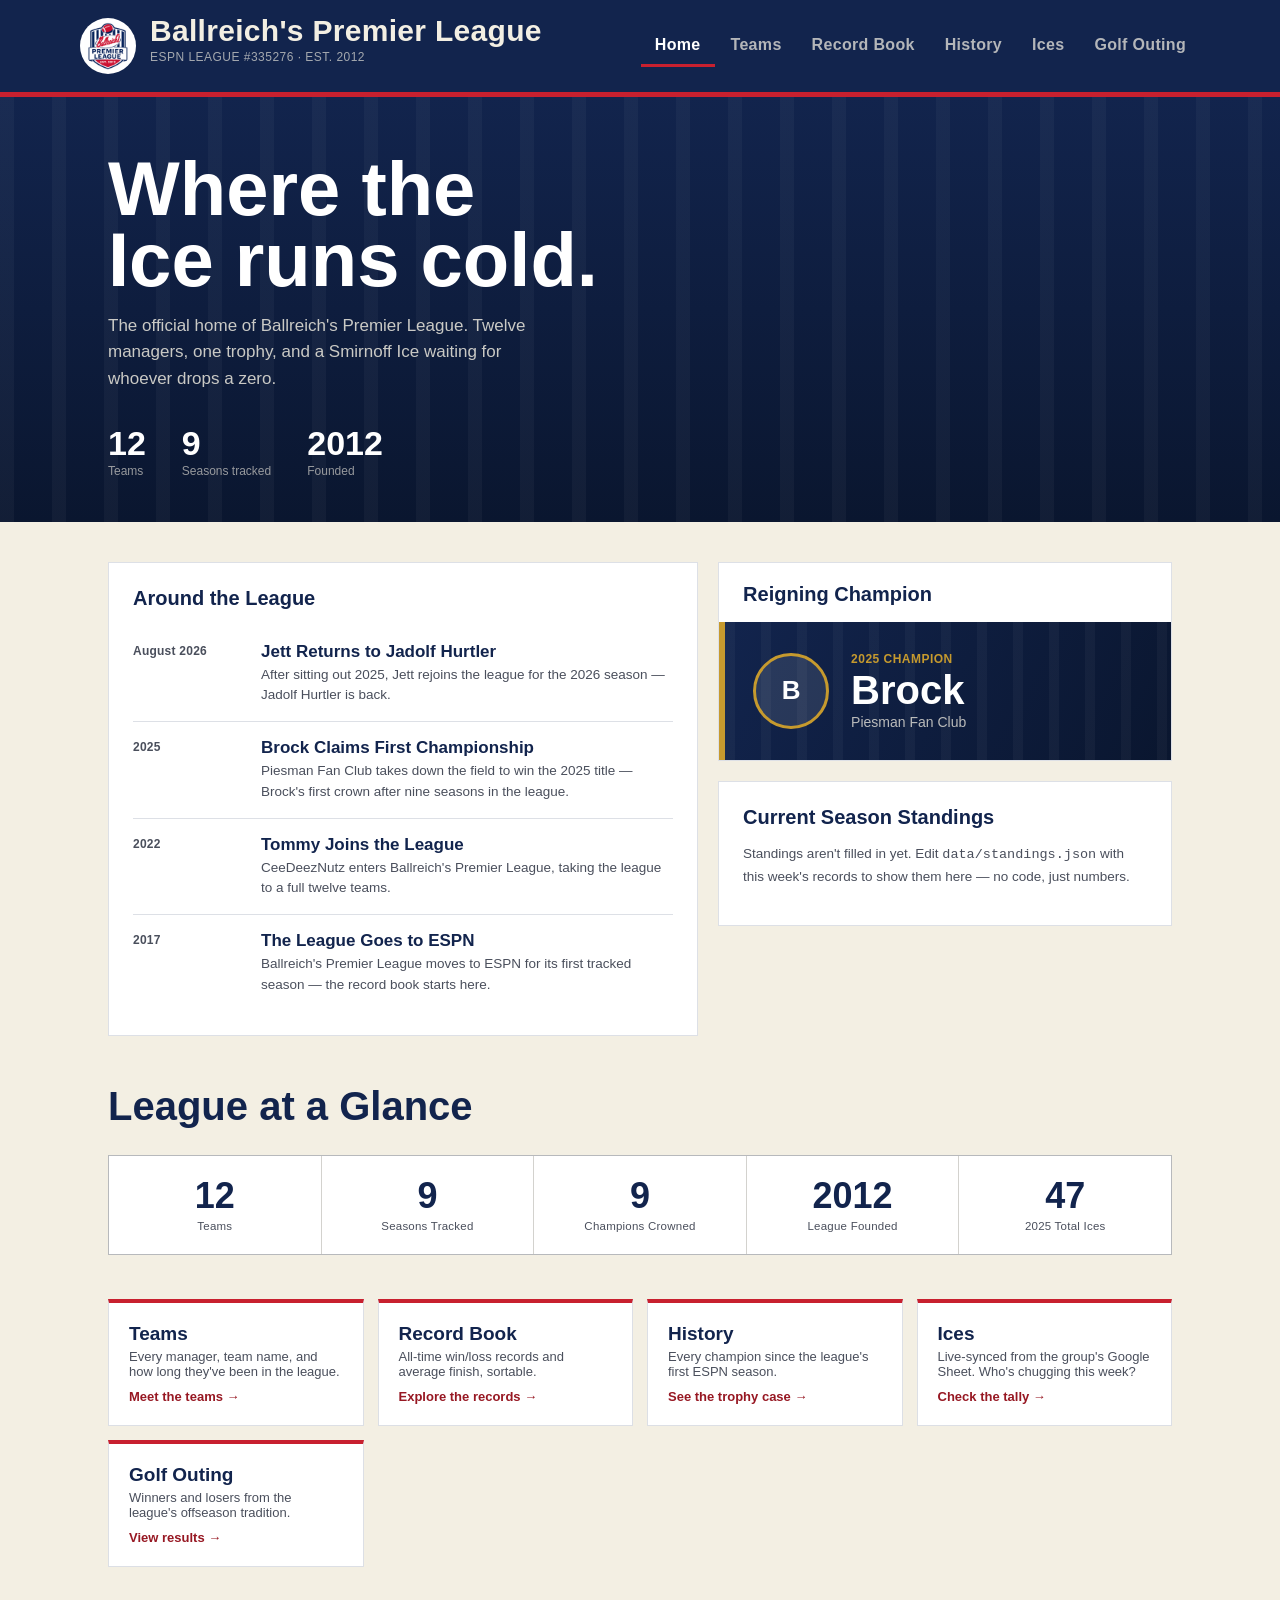
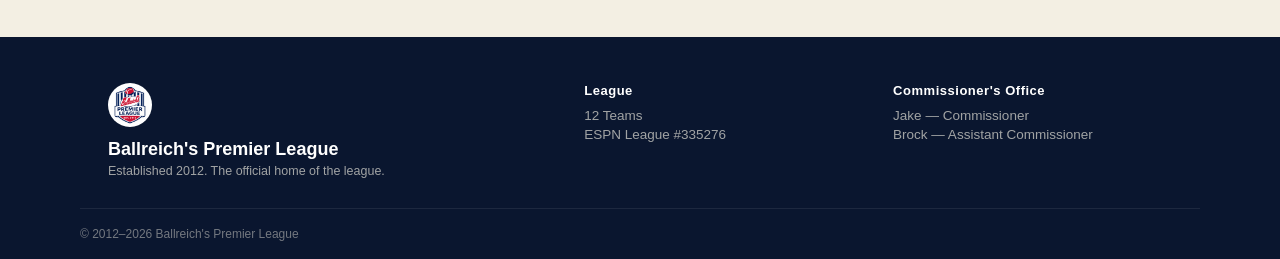
<file: index.html>
<!DOCTYPE html>
<html lang="en">
<head>
<meta charset="UTF-8">
<meta name="viewport" content="width=device-width, initial-scale=1.0">
<title>Ballreich's Premier League</title>
<link rel="icon" href="assets/logo.png">
<link rel="stylesheet" href="styles.css">
</head>
<body data-page="home">

<header class="site-header">
  <div class="wrap header-inner">
    <a href="index.html" style="display:flex;align-items:center;gap:14px;text-decoration:none;color:inherit;">
      <img src="assets/logo.png" alt="Ballreich's Premier League crest" class="crest">
      <div class="brand-text">
        <p class="league-name">Ballreich's Premier League</p>
        <p class="league-sub">ESPN LEAGUE #335276 · EST. 2012</p>
      </div>
    </a>
    <nav class="tabs">
      <a href="index.html" class="active">Home</a>
      <a href="teams.html">Teams</a>
      <a href="record-book.html">Record Book</a>
      <a href="history.html">History</a>
      <a href="ices.html">Ices</a>
      <a href="golf.html">Golf Outing</a>
    </nav>
  </div>
</header>

<div class="hero">
  <div class="wrap">
    <h1>Where the<br>Ice runs cold.</h1>
    <p class="lede">The official home of Ballreich's Premier League. Twelve managers, one trophy, and a Smirnoff Ice waiting for whoever drops a zero.</p>
    <div class="hero-stats" id="hero-stats">
      <div class="hero-stat"><div class="num">12</div><div class="label">Teams</div></div>
      <div class="hero-stat"><div class="num">9</div><div class="label">Seasons tracked</div></div>
      <div class="hero-stat"><div class="num">2012</div><div class="label">Founded</div></div>
    </div>
  </div>
</div>

<main class="wrap">

  <div class="home-grid">
    <div class="panel">
      <h3>Around the League</h3>
      <div class="news-list" id="news-list"></div>
    </div>

    <div>
      <div class="panel" id="reigning-wrap" style="padding:0; overflow:hidden;">
        <div style="padding:20px 24px 0;">
          <h3 style="margin-bottom:16px;">Reigning Champion</h3>
        </div>
        <div id="reigning-card"></div>
      </div>

      <div class="panel" style="margin-top:20px;">
        <h3>Current Season Standings</h3>
        <div id="home-standings">
          <p style="color:var(--ink-soft); font-size:13.5px; line-height:1.6;">
            Standings aren't filled in yet. Edit <code>data/standings.json</code> with this
            week's records to show them here — no code, just numbers.
          </p>
        </div>
      </div>
    </div>
  </div>

  <div class="section-head" style="margin-top:48px;">
    <h2>League at a Glance</h2>
  </div>
  <div class="glance-grid" id="glance-grid"></div>

  <div class="quicklinks">
    <a href="teams.html" class="quicklink-card">
      <div class="ql-label">Teams</div>
      <div class="ql-desc">Every manager, team name, and how long they've been in the league.</div>
      <span class="ql-arrow">Meet the teams →</span>
    </a>
    <a href="record-book.html" class="quicklink-card">
      <div class="ql-label">Record Book</div>
      <div class="ql-desc">All-time win/loss records and average finish, sortable.</div>
      <span class="ql-arrow">Explore the records →</span>
    </a>
    <a href="history.html" class="quicklink-card">
      <div class="ql-label">History</div>
      <div class="ql-desc">Every champion since the league's first ESPN season.</div>
      <span class="ql-arrow">See the trophy case →</span>
    </a>
    <a href="ices.html" class="quicklink-card">
      <div class="ql-label">Ices</div>
      <div class="ql-desc">Live-synced from the group's Google Sheet. Who's chugging this week?</div>
      <span class="ql-arrow">Check the tally →</span>
    </a>
    <a href="golf.html" class="quicklink-card">
      <div class="ql-label">Golf Outing</div>
      <div class="ql-desc">Winners and losers from the league's offseason tradition.</div>
      <span class="ql-arrow">View results →</span>
    </a>
  </div>

</main>

<footer class="site-footer-full">
  <div class="wrap footer-grid">
    <div>
      <img src="assets/logo.png" alt="crest" class="footer-crest">
      <p class="footer-league-name">Ballreich's Premier League</p>
      <p class="footer-sub">Established 2012. The official home of the league.</p>
    </div>
    <div class="footer-col">
      <h4>League</h4>
      <p>12 Teams</p>
      <p>ESPN League #335276</p>
    </div>
    <div class="footer-col">
      <h4>Commissioner's Office</h4>
      <p>Jake — Commissioner</p>
      <p>Brock — Assistant Commissioner</p>
    </div>
  </div>
  <div class="wrap footer-bottom">© 2012–2026 Ballreich's Premier League</div>
</footer>

<script src="app.js"></script>
</body>
</html>
</file>
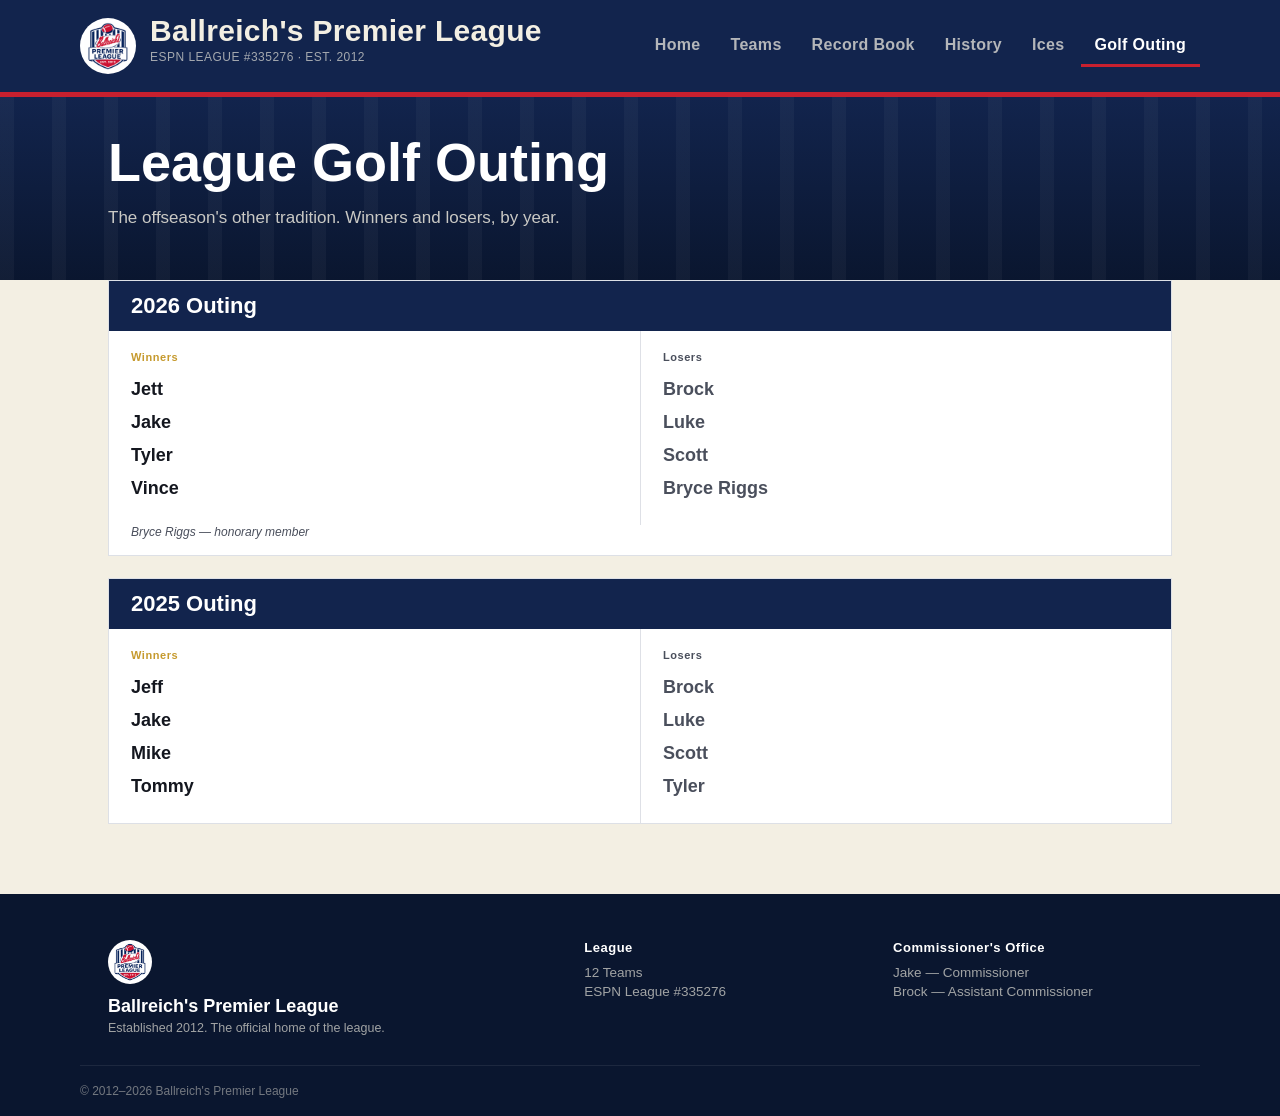
<file: golf.html>
<!DOCTYPE html>
<html lang="en">
<head>
<meta charset="UTF-8">
<meta name="viewport" content="width=device-width, initial-scale=1.0">
<title>Golf Outing · Ballreich's Premier League</title>
<link rel="icon" href="assets/logo.png">
<link rel="stylesheet" href="styles.css">
</head>
<body data-page="golf">

<header class="site-header">
  <div class="wrap header-inner">
    <a href="index.html" style="display:flex;align-items:center;gap:14px;text-decoration:none;color:inherit;">
      <img src="assets/logo.png" alt="Ballreich's Premier League crest" class="crest">
      <div class="brand-text">
        <p class="league-name">Ballreich's Premier League</p>
        <p class="league-sub">ESPN LEAGUE #335276 · EST. 2012</p>
      </div>
    </a>
    <nav class="tabs">
      <a href="index.html">Home</a>
      <a href="teams.html">Teams</a>
      <a href="record-book.html">Record Book</a>
      <a href="history.html">History</a>
      <a href="ices.html">Ices</a>
      <a href="golf.html" class="active">Golf Outing</a>
    </nav>
  </div>
</header>

<div class="hero hero-sub">
  <div class="wrap">
    <h1>League Golf Outing</h1>
    <p class="lede">The offseason's other tradition. Winners and losers, by year.</p>
  </div>
</div>

<main class="wrap">
  <div id="golf-list"></div>
</main>

<footer class="site-footer-full">
  <div class="wrap footer-grid">
    <div>
      <img src="assets/logo.png" alt="crest" class="footer-crest">
      <p class="footer-league-name">Ballreich's Premier League</p>
      <p class="footer-sub">Established 2012. The official home of the league.</p>
    </div>
    <div class="footer-col">
      <h4>League</h4>
      <p>12 Teams</p>
      <p>ESPN League #335276</p>
    </div>
    <div class="footer-col">
      <h4>Commissioner's Office</h4>
      <p>Jake — Commissioner</p>
      <p>Brock — Assistant Commissioner</p>
    </div>
  </div>
  <div class="wrap footer-bottom">© 2012–2026 Ballreich's Premier League</div>
</footer>

<script src="app.js"></script>
</body>
</html>
</file>
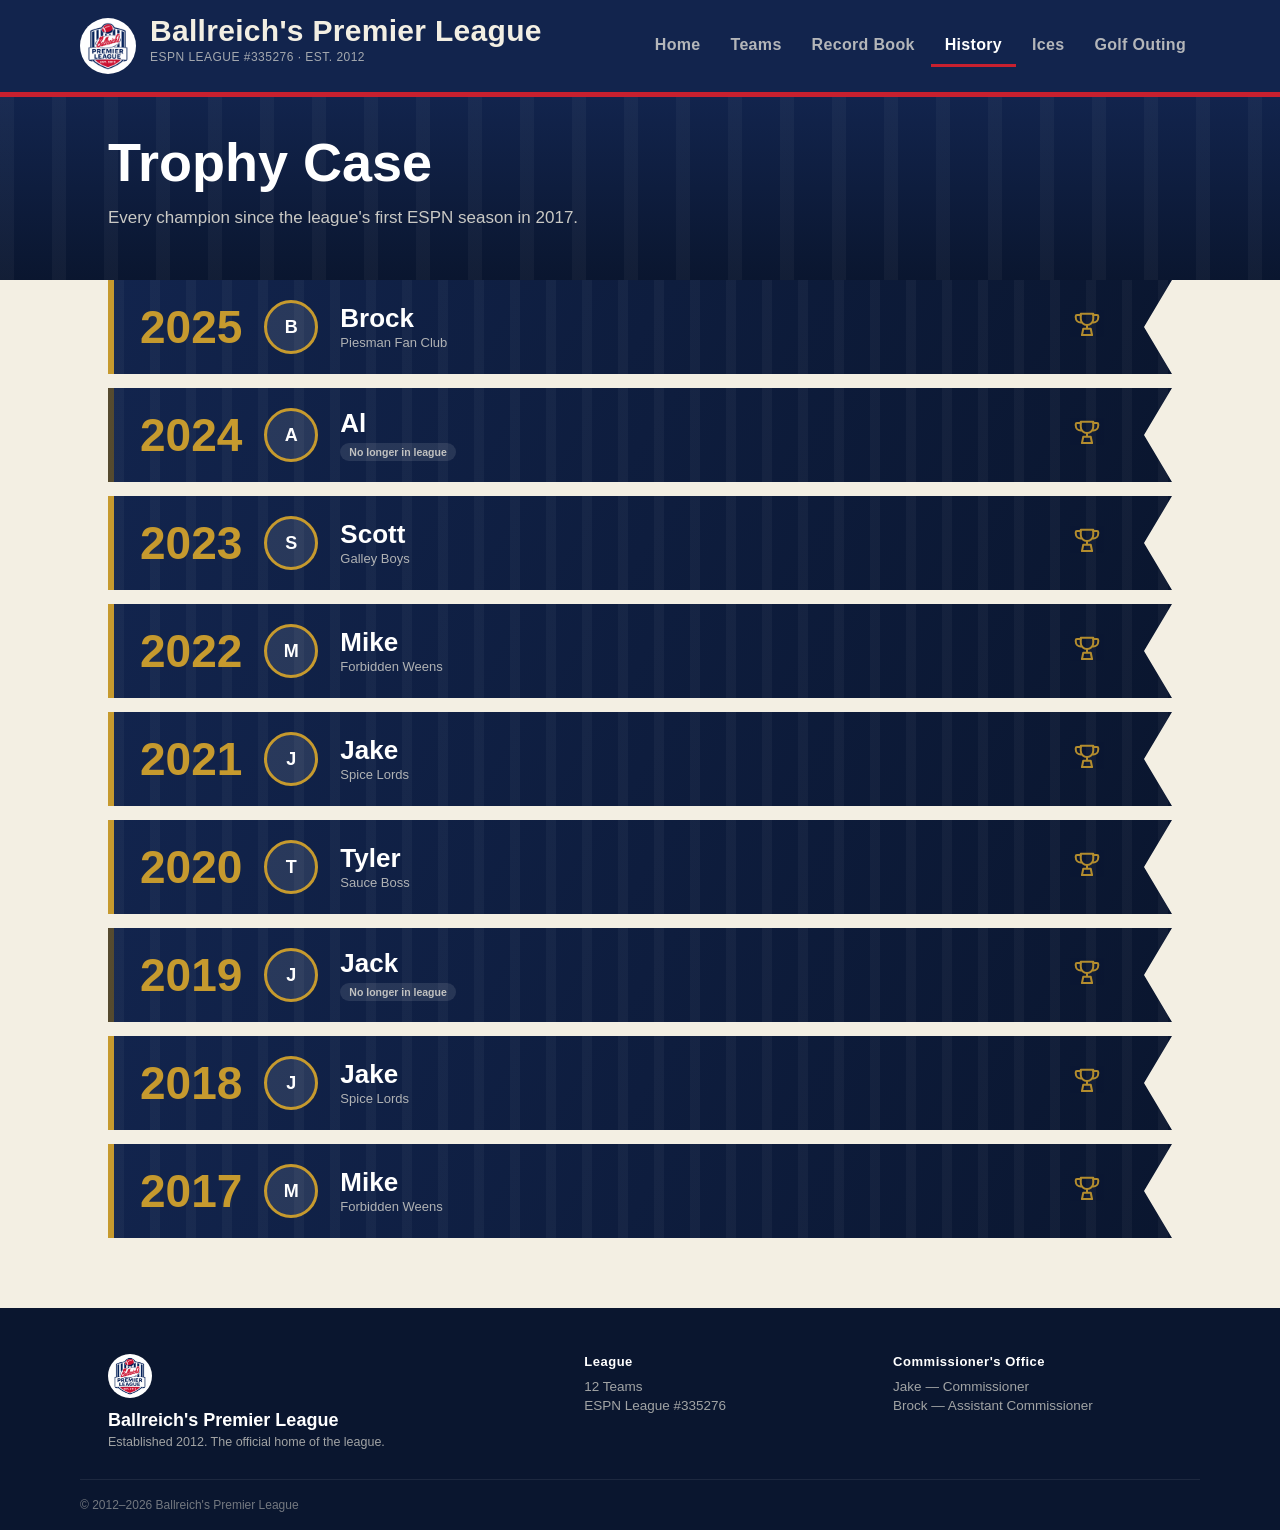
<file: history.html>
<!DOCTYPE html>
<html lang="en">
<head>
<meta charset="UTF-8">
<meta name="viewport" content="width=device-width, initial-scale=1.0">
<title>History · Ballreich's Premier League</title>
<link rel="icon" href="assets/logo.png">
<link rel="stylesheet" href="styles.css">
</head>
<body data-page="history">

<header class="site-header">
  <div class="wrap header-inner">
    <a href="index.html" style="display:flex;align-items:center;gap:14px;text-decoration:none;color:inherit;">
      <img src="assets/logo.png" alt="Ballreich's Premier League crest" class="crest">
      <div class="brand-text">
        <p class="league-name">Ballreich's Premier League</p>
        <p class="league-sub">ESPN LEAGUE #335276 · EST. 2012</p>
      </div>
    </a>
    <nav class="tabs">
      <a href="index.html">Home</a>
      <a href="teams.html">Teams</a>
      <a href="record-book.html">Record Book</a>
      <a href="history.html" class="active">History</a>
      <a href="ices.html">Ices</a>
      <a href="golf.html">Golf Outing</a>
    </nav>
  </div>
</header>

<div class="hero hero-sub">
  <div class="wrap">
    <h1>Trophy Case</h1>
    <p class="lede">Every champion since the league's first ESPN season in 2017.</p>
  </div>
</div>

<main class="wrap">
  <div class="banner-case" id="banner-case"></div>
</main>

<footer class="site-footer-full">
  <div class="wrap footer-grid">
    <div>
      <img src="assets/logo.png" alt="crest" class="footer-crest">
      <p class="footer-league-name">Ballreich's Premier League</p>
      <p class="footer-sub">Established 2012. The official home of the league.</p>
    </div>
    <div class="footer-col">
      <h4>League</h4>
      <p>12 Teams</p>
      <p>ESPN League #335276</p>
    </div>
    <div class="footer-col">
      <h4>Commissioner's Office</h4>
      <p>Jake — Commissioner</p>
      <p>Brock — Assistant Commissioner</p>
    </div>
  </div>
  <div class="wrap footer-bottom">© 2012–2026 Ballreich's Premier League</div>
</footer>

<script src="app.js"></script>
</body>
</html>
</file>
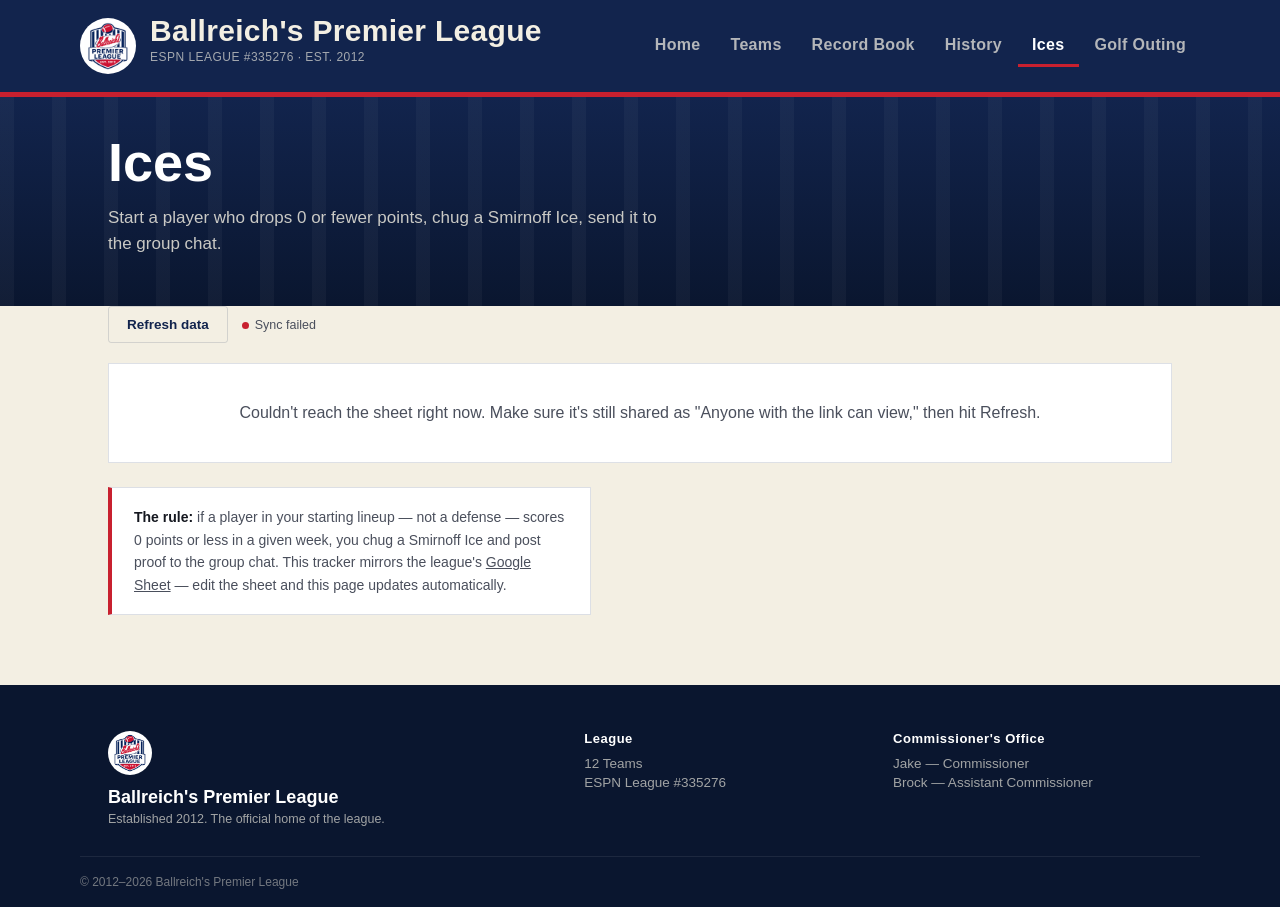
<file: ices.html>
<!DOCTYPE html>
<html lang="en">
<head>
<meta charset="UTF-8">
<meta name="viewport" content="width=device-width, initial-scale=1.0">
<title>Ices · Ballreich's Premier League</title>
<link rel="icon" href="assets/logo.png">
<link rel="stylesheet" href="styles.css">
</head>
<body data-page="ices">

<header class="site-header">
  <div class="wrap header-inner">
    <a href="index.html" style="display:flex;align-items:center;gap:14px;text-decoration:none;color:inherit;">
      <img src="assets/logo.png" alt="Ballreich's Premier League crest" class="crest">
      <div class="brand-text">
        <p class="league-name">Ballreich's Premier League</p>
        <p class="league-sub">ESPN LEAGUE #335276 · EST. 2012</p>
      </div>
    </a>
    <nav class="tabs">
      <a href="index.html">Home</a>
      <a href="teams.html">Teams</a>
      <a href="record-book.html">Record Book</a>
      <a href="history.html">History</a>
      <a href="ices.html" class="active">Ices</a>
      <a href="golf.html">Golf Outing</a>
    </nav>
  </div>
</header>

<div class="hero hero-sub">
  <div class="wrap">
    <h1>Ices</h1>
    <p class="lede">Start a player who drops 0 or fewer points, chug a Smirnoff Ice, send it to the group chat.</p>
  </div>
</div>

<main class="wrap">
  <div class="ices-toolbar">
    <button class="btn secondary" id="ices-refresh">Refresh data</button>
    <span class="status-line" id="ices-status"><span class="dot"></span>Loading…</span>
  </div>

  <div id="ices-content">
    <div class="ices-loading">Pulling the latest from the sheet…</div>
  </div>

  <div class="rule-box">
    <strong>The rule:</strong> if a player in your starting lineup — not a defense — scores 0 points or less in a
    given week, you chug a Smirnoff Ice and post proof to the group chat. This tracker mirrors the league's
    <a href="https://docs.google.com/spreadsheets/d/1GgBvjiKJ7bSm-T6he38b0rG_sk8vhiAcL2UD_AuB5FA/edit?usp=sharing" target="_blank" rel="noopener">Google Sheet</a>
    — edit the sheet and this page updates automatically.
  </div>
</main>

<footer class="site-footer-full">
  <div class="wrap footer-grid">
    <div>
      <img src="assets/logo.png" alt="crest" class="footer-crest">
      <p class="footer-league-name">Ballreich's Premier League</p>
      <p class="footer-sub">Established 2012. The official home of the league.</p>
    </div>
    <div class="footer-col">
      <h4>League</h4>
      <p>12 Teams</p>
      <p>ESPN League #335276</p>
    </div>
    <div class="footer-col">
      <h4>Commissioner's Office</h4>
      <p>Jake — Commissioner</p>
      <p>Brock — Assistant Commissioner</p>
    </div>
  </div>
  <div class="wrap footer-bottom">© 2012–2026 Ballreich's Premier League</div>
</footer>

<script src="app.js"></script>
</body>
</html>
</file>
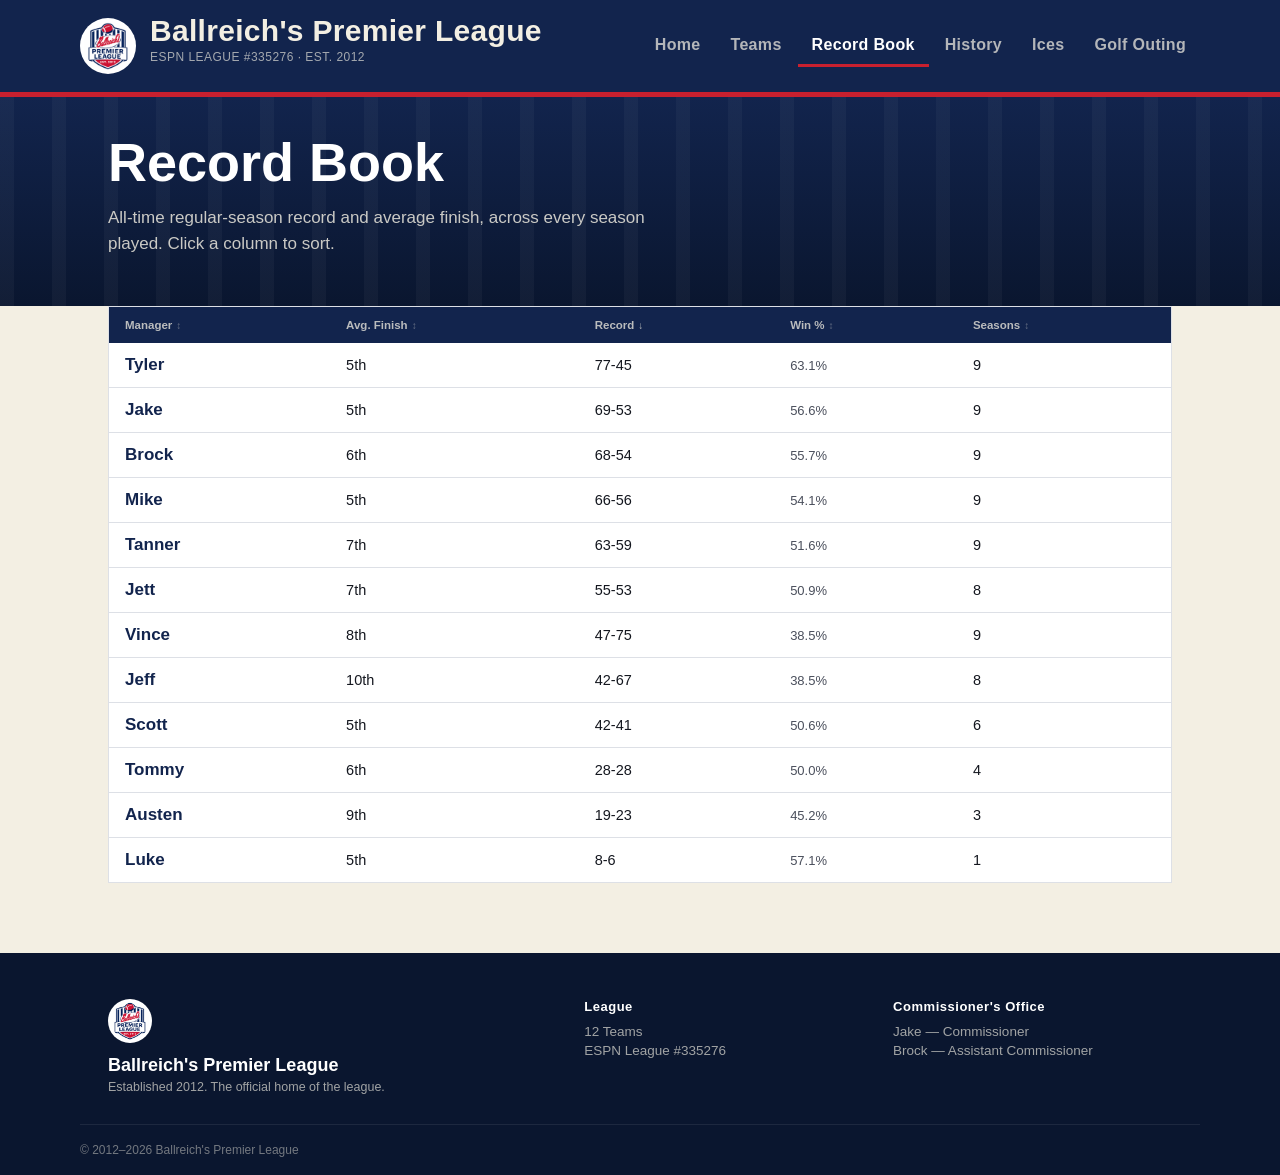
<file: record-book.html>
<!DOCTYPE html>
<html lang="en">
<head>
<meta charset="UTF-8">
<meta name="viewport" content="width=device-width, initial-scale=1.0">
<title>Record Book · Ballreich's Premier League</title>
<link rel="icon" href="assets/logo.png">
<link rel="stylesheet" href="styles.css">
</head>
<body data-page="records">

<header class="site-header">
  <div class="wrap header-inner">
    <a href="index.html" style="display:flex;align-items:center;gap:14px;text-decoration:none;color:inherit;">
      <img src="assets/logo.png" alt="Ballreich's Premier League crest" class="crest">
      <div class="brand-text">
        <p class="league-name">Ballreich's Premier League</p>
        <p class="league-sub">ESPN LEAGUE #335276 · EST. 2012</p>
      </div>
    </a>
    <nav class="tabs">
      <a href="index.html">Home</a>
      <a href="teams.html">Teams</a>
      <a href="record-book.html" class="active">Record Book</a>
      <a href="history.html">History</a>
      <a href="ices.html">Ices</a>
      <a href="golf.html">Golf Outing</a>
    </nav>
  </div>
</header>

<div class="hero hero-sub">
  <div class="wrap">
    <h1>Record Book</h1>
    <p class="lede">All-time regular-season record and average finish, across every season played. Click a column to sort.</p>
  </div>
</div>

<main class="wrap">
  <div class="records-table-wrap">
    <table class="records" id="records-table">
      <thead>
        <tr>
          <th><button class="sort-btn" data-key="name">Manager</button></th>
          <th><button class="sort-btn" data-key="avgFinish">Avg. Finish</button></th>
          <th><button class="sort-btn" data-key="wins">Record</button></th>
          <th><button class="sort-btn" data-key="winPct">Win %</button></th>
          <th><button class="sort-btn" data-key="seasons">Seasons</button></th>
        </tr>
      </thead>
      <tbody id="records-body"></tbody>
    </table>
  </div>
</main>

<footer class="site-footer-full">
  <div class="wrap footer-grid">
    <div>
      <img src="assets/logo.png" alt="crest" class="footer-crest">
      <p class="footer-league-name">Ballreich's Premier League</p>
      <p class="footer-sub">Established 2012. The official home of the league.</p>
    </div>
    <div class="footer-col">
      <h4>League</h4>
      <p>12 Teams</p>
      <p>ESPN League #335276</p>
    </div>
    <div class="footer-col">
      <h4>Commissioner's Office</h4>
      <p>Jake — Commissioner</p>
      <p>Brock — Assistant Commissioner</p>
    </div>
  </div>
  <div class="wrap footer-bottom">© 2012–2026 Ballreich's Premier League</div>
</footer>

<script src="app.js"></script>
</body>
</html>
</file>
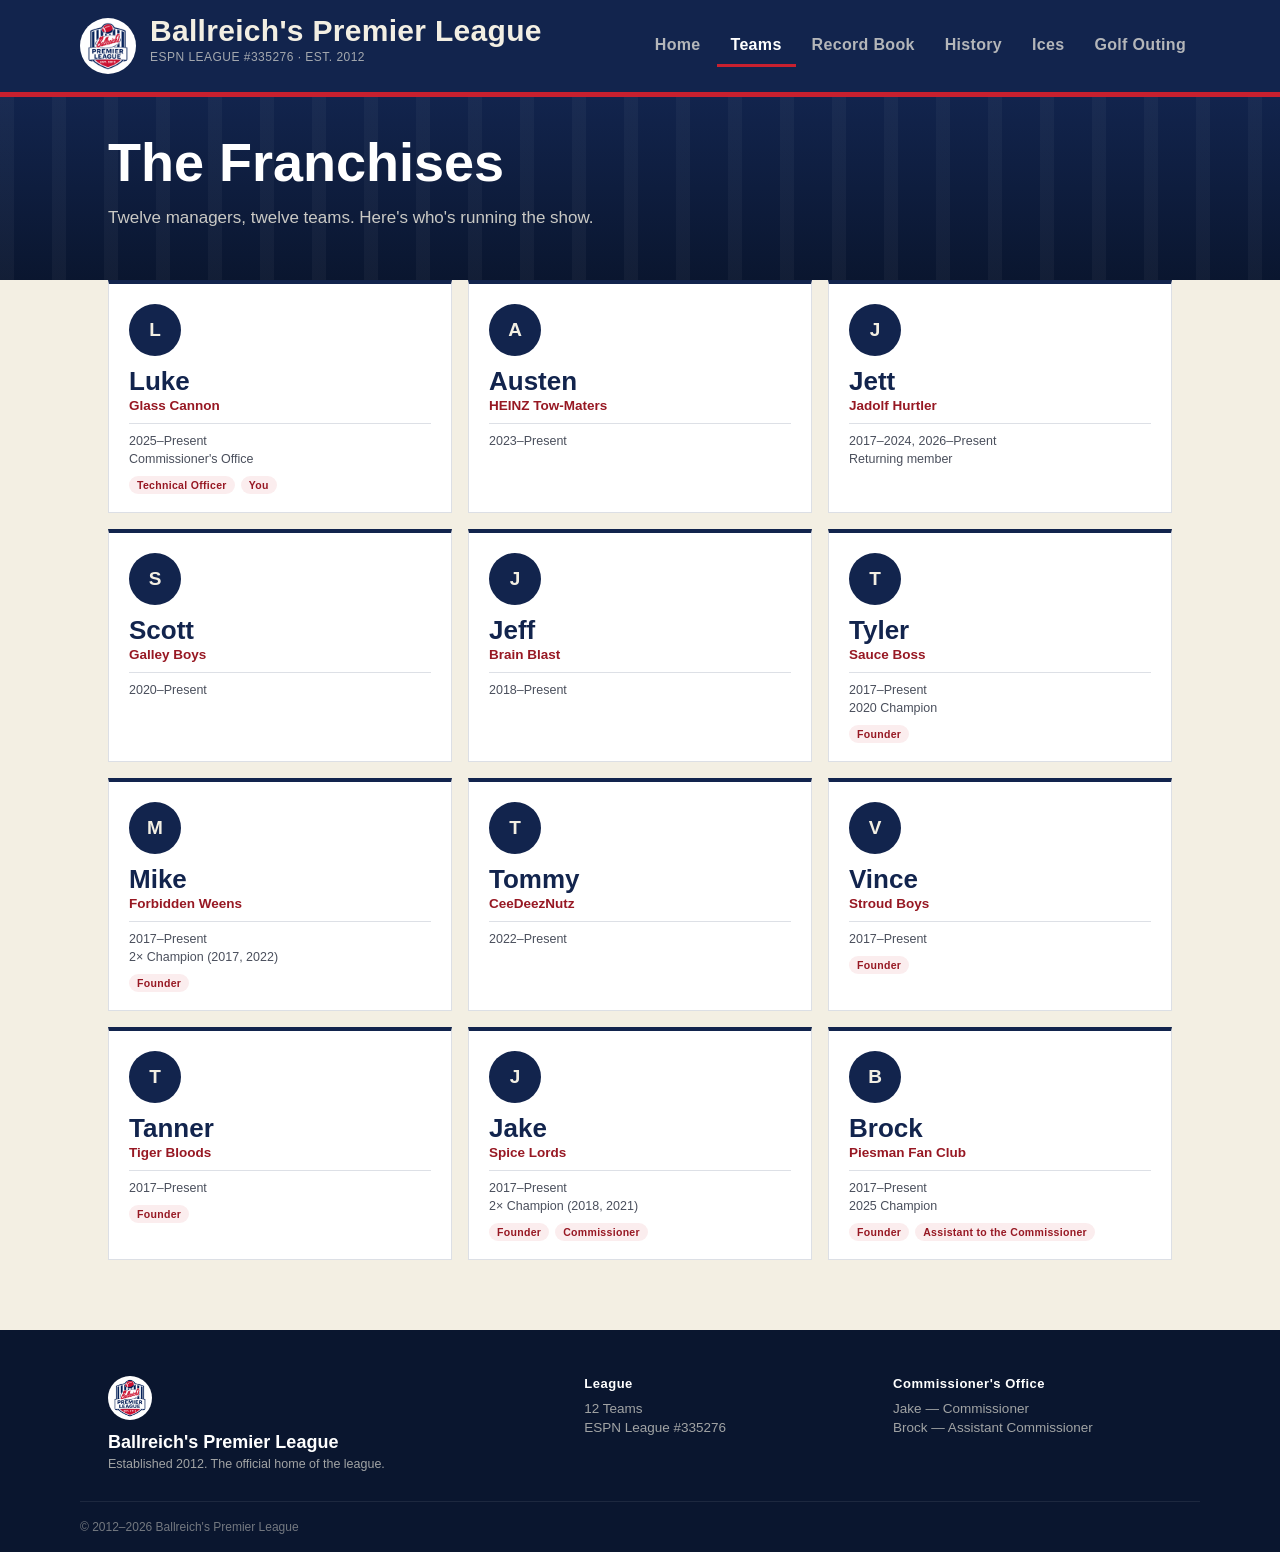
<file: teams.html>
<!DOCTYPE html>
<html lang="en">
<head>
<meta charset="UTF-8">
<meta name="viewport" content="width=device-width, initial-scale=1.0">
<title>Teams · Ballreich's Premier League</title>
<link rel="icon" href="assets/logo.png">
<link rel="stylesheet" href="styles.css">
</head>
<body data-page="teams">

<header class="site-header">
  <div class="wrap header-inner">
    <a href="index.html" style="display:flex;align-items:center;gap:14px;text-decoration:none;color:inherit;">
      <img src="assets/logo.png" alt="Ballreich's Premier League crest" class="crest">
      <div class="brand-text">
        <p class="league-name">Ballreich's Premier League</p>
        <p class="league-sub">ESPN LEAGUE #335276 · EST. 2012</p>
      </div>
    </a>
    <nav class="tabs">
      <a href="index.html">Home</a>
      <a href="teams.html" class="active">Teams</a>
      <a href="record-book.html">Record Book</a>
      <a href="history.html">History</a>
      <a href="ices.html">Ices</a>
      <a href="golf.html">Golf Outing</a>
    </nav>
  </div>
</header>

<div class="hero hero-sub">
  <div class="wrap">
    <h1>The Franchises</h1>
    <p class="lede">Twelve managers, twelve teams. Here's who's running the show.</p>
  </div>
</div>

<main class="wrap">
  <div class="card-grid" id="managers-grid"></div>
</main>

<footer class="site-footer-full">
  <div class="wrap footer-grid">
    <div>
      <img src="assets/logo.png" alt="crest" class="footer-crest">
      <p class="footer-league-name">Ballreich's Premier League</p>
      <p class="footer-sub">Established 2012. The official home of the league.</p>
    </div>
    <div class="footer-col">
      <h4>League</h4>
      <p>12 Teams</p>
      <p>ESPN League #335276</p>
    </div>
    <div class="footer-col">
      <h4>Commissioner's Office</h4>
      <p>Jake — Commissioner</p>
      <p>Brock — Assistant Commissioner</p>
    </div>
  </div>
  <div class="wrap footer-bottom">© 2012–2026 Ballreich's Premier League</div>
</footer>

<script src="app.js"></script>
</body>
</html>
</file>
<file: styles.css>
/* ============================================================
   Ballreich's Premier League — Design Tokens
   ============================================================ */
:root {
  --navy: #12244d;
  --navy-deep: #0a162f;
  --red: #c8202f;
  --red-deep: #971823;
  --cream: #f3efe3;
  --white: #ffffff;
  --ink: #14171f;
  --ink-soft: #4a4f5c;
  --gold: #c69a2e;
  --line: rgba(18, 36, 77, 0.14);

  --display: 'Big Shoulders Display', sans-serif;
  --body: 'IBM Plex Sans', -apple-system, sans-serif;

  --radius: 3px;
  --container: 1120px;
}

@import url('https://fonts.googleapis.com/css2?family=Big+Shoulders+Display:wght@600;700;800;900&family=IBM+Plex+Sans:wght@400;500;600;700&family=IBM+Plex+Mono:wght@500&display=swap');

* { box-sizing: border-box; }
html { scroll-behavior: smooth; }

body {
  margin: 0;
  font-family: var(--body);
  color: var(--ink);
  background: var(--cream);
  -webkit-font-smoothing: antialiased;
}

img { max-width: 100%; display: block; }

a { color: inherit; }

.wrap {
  max-width: var(--container);
  margin: 0 auto;
  padding: 0 28px;
}

/* Pinstripe motif — the signature device, pulled from the crest */
.pinstripes {
  background-image: repeating-linear-gradient(
    90deg,
    rgba(255,255,255,0.06) 0px,
    rgba(255,255,255,0.06) 10px,
    transparent 10px,
    transparent 34px
  );
}

/* ============================================================
   Header / Nav
   ============================================================ */
.site-header {
  background: var(--navy);
  color: var(--cream);
  border-bottom: 5px solid var(--red);
}

.header-inner {
  display: flex;
  align-items: center;
  gap: 18px;
  padding: 16px 0;
}

.crest {
  width: 56px;
  height: 56px;
  flex-shrink: 0;
  border-radius: 50%;
  background: var(--white);
  padding: 4px;
}

.brand-text .league-name {
  font-family: var(--display);
  font-weight: 800;
  font-size: clamp(22px, 3vw, 30px);
  letter-spacing: 0.01em;
  line-height: 1;
  margin: 0;
}

.brand-text .league-sub {
  font-family: var(--body);
  font-size: 12px;
  color: rgba(243,239,227,0.65);
  margin-top: 4px;
  letter-spacing: 0.04em;
}

nav.tabs {
  margin-left: auto;
  display: flex;
  gap: 2px;
  flex-wrap: wrap;
}

nav.tabs a {
  font-family: var(--display);
  font-weight: 700;
  font-size: 16px;
  background: transparent;
  border: none;
  color: rgba(243,239,227,0.72);
  padding: 10px 14px;
  cursor: pointer;
  letter-spacing: 0.02em;
  border-bottom: 3px solid transparent;
  transition: color 0.15s ease, border-color 0.15s ease;
  text-decoration: none;
  display: inline-block;
}

nav.tabs a:hover { color: var(--white); }

nav.tabs a.active {
  color: var(--white);
  border-bottom-color: var(--red);
}

@media (max-width: 820px) {
  .header-inner { flex-wrap: wrap; }
  nav.tabs { width: 100%; margin-left: 0; justify-content: flex-start; overflow-x: auto; }
}

/* ============================================================
   Hero band
   ============================================================ */
.hero {
  background: linear-gradient(180deg, var(--navy) 0%, var(--navy-deep) 100%);
  color: var(--white);
  padding: 56px 0 44px;
  position: relative;
  overflow: hidden;
}

.hero::before {
  content: "";
  position: absolute;
  inset: 0;
  background-image: repeating-linear-gradient(
    90deg,
    rgba(255,255,255,0.035) 0px,
    rgba(255,255,255,0.035) 14px,
    transparent 14px,
    transparent 52px
  );
  pointer-events: none;
}

.hero h1 {
  font-family: var(--display);
  font-weight: 900;
  font-size: clamp(40px, 7vw, 76px);
  line-height: 0.94;
  margin: 0 0 14px;
  position: relative;
}

.hero p.lede {
  font-size: 17px;
  max-width: 46ch;
  color: rgba(243,239,227,0.82);
  line-height: 1.55;
  position: relative;
}

.hero-stats {
  display: flex;
  gap: 36px;
  margin-top: 34px;
  flex-wrap: wrap;
  position: relative;
}

.hero-stat .num {
  font-family: var(--display);
  font-weight: 800;
  font-size: 34px;
  color: var(--white);
  line-height: 1;
}

.hero-stat .label {
  font-size: 12px;
  color: rgba(243,239,227,0.6);
  margin-top: 4px;
}

.hero.hero-sub {
  padding: 40px 0 32px;
}

.hero.hero-sub h1 {
  font-size: clamp(32px, 5.5vw, 54px);
}

.hero.hero-sub p.lede {
  max-width: 60ch;
}

/* ============================================================
   Sections / general
   ============================================================ */
main { padding: 48px 0 90px; }

.tab-panel { display: none; }
.tab-panel.active { display: block; animation: fadein 0.25s ease; }

@keyframes fadein {
  from { opacity: 0; transform: translateY(6px); }
  to { opacity: 1; transform: translateY(0); }
}

.section-head {
  display: flex;
  align-items: baseline;
  justify-content: space-between;
  gap: 20px;
  margin-bottom: 26px;
  flex-wrap: wrap;
}

.section-head h2 {
  font-family: var(--display);
  font-weight: 800;
  font-size: clamp(28px, 4vw, 40px);
  margin: 0;
  color: var(--navy);
}

.section-head .section-desc {
  color: var(--ink-soft);
  font-size: 14.5px;
  max-width: 44ch;
}

.card-grid {
  display: grid;
  grid-template-columns: repeat(auto-fill, minmax(270px, 1fr));
  gap: 16px;
}

/* Manager roster card — jersey/trading-card feel */
.manager-card {
  background: var(--white);
  border: 1px solid var(--line);
  border-top: 4px solid var(--navy);
  padding: 20px 20px 18px;
  position: relative;
}

.m-avatar {
  width: 52px;
  height: 52px;
  border-radius: 50%;
  background: var(--navy);
  color: var(--cream);
  display: flex;
  align-items: center;
  justify-content: center;
  font-family: var(--display);
  font-weight: 800;
  font-size: 19px;
  margin-bottom: 12px;
  overflow: hidden;
  flex-shrink: 0;
}

.m-avatar img {
  width: 100%;
  height: 100%;
  object-fit: cover;
}

.manager-card .m-name {
  font-family: var(--display);
  font-weight: 800;
  font-size: 26px;
  color: var(--navy);
  line-height: 1;
}

.manager-card .m-team {
  font-size: 13.5px;
  color: var(--red-deep);
  font-weight: 600;
  margin-top: 4px;
}

.manager-card .m-tenure {
  font-size: 12.5px;
  color: var(--ink-soft);
  margin-top: 10px;
  border-top: 1px solid var(--line);
  padding-top: 10px;
}

.manager-card .m-note {
  font-size: 12.5px;
  color: var(--ink-soft);
  margin-top: 4px;
}

.tag-row { margin-top: 10px; display: flex; gap: 6px; flex-wrap: wrap; }

.tag {
  font-size: 10.5px;
  font-weight: 600;
  letter-spacing: 0.03em;
  color: var(--red-deep);
  background: rgba(200,32,47,0.08);
  padding: 3px 8px;
  border-radius: 20px;
}

/* Records table */
.records-table-wrap {
  background: var(--white);
  border: 1px solid var(--line);
  overflow-x: auto;
}

table.records {
  width: 100%;
  border-collapse: collapse;
  min-width: 640px;
}

table.records thead th {
  text-align: left;
  font-family: var(--body);
  font-weight: 600;
  font-size: 11.5px;
  letter-spacing: 0.04em;
  color: rgba(243,239,227,0.75);
  background: var(--navy);
  padding: 12px 16px;
}

table.records tbody td {
  padding: 12px 16px;
  font-size: 14.5px;
  border-bottom: 1px solid var(--line);
}

table.records tbody tr:last-child td { border-bottom: none; }
table.records tbody tr:hover { background: rgba(18,36,77,0.035); }

table.records td.name {
  font-family: var(--display);
  font-weight: 700;
  font-size: 17px;
  color: var(--navy);
}

table.records td.pct { color: var(--ink-soft); font-size: 13px; }

.sort-btn {
  background: none;
  border: none;
  color: inherit;
  font: inherit;
  cursor: pointer;
  padding: 0;
  display: inline-flex;
  align-items: center;
  gap: 4px;
}
.sort-btn::after { content: "↕"; opacity: 0.5; font-size: 10px; }
.sort-btn.sort-asc::after { content: "↑"; opacity: 1; }
.sort-btn.sort-desc::after { content: "↓"; opacity: 1; }

/* Championships — pennant banners */
.banner-case {
  display: flex;
  flex-direction: column;
  gap: 14px;
}

.champ-banner {
  position: relative;
  display: flex;
  align-items: center;
  gap: 22px;
  padding: 20px 70px 20px 26px;
  background: linear-gradient(120deg, var(--navy) 0%, var(--navy-deep) 100%);
  color: var(--white);
  border-left: 6px solid var(--gold);
  clip-path: polygon(0 0, 100% 0, calc(100% - 28px) 50%, 100% 100%, 0 100%);
  overflow: hidden;
}

.champ-banner::before {
  content: "";
  position: absolute;
  inset: 0;
  background-image: repeating-linear-gradient(
    90deg,
    rgba(255,255,255,0.035) 0px,
    rgba(255,255,255,0.035) 10px,
    transparent 10px,
    transparent 36px
  );
  pointer-events: none;
}

.champ-banner.inactive {
  border-left-color: rgba(198,154,46,0.4);
}

.champ-banner .cb-year {
  font-family: var(--display);
  font-weight: 900;
  font-size: clamp(34px, 4vw, 46px);
  color: var(--gold);
  line-height: 1;
  min-width: 92px;
  position: relative;
  flex-shrink: 0;
}

.champ-banner .cb-photo {
  width: 54px;
  height: 54px;
  border-radius: 50%;
  border: 3px solid var(--gold);
  object-fit: cover;
  flex-shrink: 0;
  position: relative;
  background: rgba(255,255,255,0.1);
  display: flex;
  align-items: center;
  justify-content: center;
  font-family: var(--display);
  font-weight: 800;
  font-size: 18px;
  color: var(--white);
  overflow: hidden;
}

.champ-banner .cb-photo img {
  width: 100%;
  height: 100%;
  object-fit: cover;
}

.champ-banner .cb-info {
  position: relative;
  flex: 1;
  min-width: 0;
}

.champ-banner .cb-name {
  font-family: var(--display);
  font-weight: 800;
  font-size: clamp(20px, 2.6vw, 26px);
  line-height: 1.1;
}

.champ-banner .cb-team {
  font-size: 13px;
  color: rgba(243,239,227,0.7);
  margin-top: 3px;
}

.champ-banner .cb-flag {
  display: inline-block;
  margin-top: 6px;
  font-size: 10.5px;
  font-weight: 600;
  color: rgba(243,239,227,0.75);
  background: rgba(255,255,255,0.1);
  padding: 3px 9px;
  border-radius: 20px;
}

.champ-banner .cb-trophy {
  position: relative;
  flex-shrink: 0;
  color: var(--gold);
  opacity: 0.9;
}

@media (max-width: 560px) {
  .champ-banner {
    padding: 16px 40px 16px 18px;
    gap: 14px;
    clip-path: polygon(0 0, 100% 0, calc(100% - 18px) 50%, 100% 100%, 0 100%);
  }
  .champ-banner .cb-photo { display: none; }
}

/* ICES tab */
.ices-toolbar {
  display: flex;
  align-items: center;
  gap: 14px;
  margin-bottom: 20px;
  flex-wrap: wrap;
}

.btn {
  font-family: var(--body);
  font-weight: 600;
  font-size: 13.5px;
  background: var(--navy);
  color: var(--white);
  border: none;
  padding: 10px 18px;
  cursor: pointer;
  border-radius: var(--radius);
  transition: background 0.15s ease;
}
.btn:hover { background: var(--navy-deep); }
.btn.secondary { background: transparent; color: var(--navy); border: 1px solid var(--line); }
.btn.secondary:hover { background: rgba(18,36,77,0.05); }

.status-line {
  font-size: 12.5px;
  color: var(--ink-soft);
}

.status-line .dot {
  display: inline-block;
  width: 7px; height: 7px;
  border-radius: 50%;
  background: #2f9e44;
  margin-right: 6px;
}
.status-line.err .dot { background: var(--red); }

table.ices {
  width: 100%;
  border-collapse: collapse;
  background: var(--white);
  border: 1px solid var(--line);
}

table.ices thead th {
  text-align: left;
  font-size: 11.5px;
  letter-spacing: 0.04em;
  font-weight: 600;
  color: rgba(243,239,227,0.75);
  background: var(--red-deep);
  padding: 12px 16px;
}

table.ices tbody td {
  padding: 12px 16px;
  font-size: 14.5px;
  border-bottom: 1px solid var(--line);
}
table.ices tbody tr:last-child td { border-bottom: none; }

table.ices td.name {
  font-family: var(--display);
  font-weight: 700;
  font-size: 17px;
  color: var(--navy);
}

td.num-cell { font-family: var(--body); font-weight: 600; }
td.owed-cell.has-owed { color: var(--red-deep); font-weight: 700; }

.ices-empty, .ices-loading, .ices-error {
  padding: 40px 20px;
  text-align: center;
  color: var(--ink-soft);
  background: var(--white);
  border: 1px solid var(--line);
}

.rule-box {
  background: var(--white);
  border: 1px solid var(--line);
  border-left: 4px solid var(--red);
  padding: 18px 22px;
  margin-top: 24px;
  font-size: 14px;
  line-height: 1.6;
  color: var(--ink-soft);
  max-width: 62ch;
}
.rule-box strong { color: var(--ink); }

/* Golf outing */
.golf-year {
  background: var(--white);
  border: 1px solid var(--line);
  margin-bottom: 22px;
}

.golf-year-head {
  background: var(--navy);
  color: var(--white);
  font-family: var(--display);
  font-weight: 800;
  font-size: 22px;
  padding: 12px 22px;
}

.golf-cols {
  display: grid;
  grid-template-columns: 1fr 1fr;
}

@media (max-width: 640px) {
  .golf-cols { grid-template-columns: 1fr; }
}

.golf-col { padding: 20px 22px; }
.golf-col + .golf-col { border-left: 1px solid var(--line); }
@media (max-width: 640px) {
  .golf-col + .golf-col { border-left: none; border-top: 1px solid var(--line); }
}

.golf-col-label {
  font-size: 11px;
  font-weight: 700;
  letter-spacing: 0.05em;
  margin-bottom: 10px;
}
.golf-col.win .golf-col-label { color: var(--gold); }
.golf-col.lose .golf-col-label { color: var(--ink-soft); }

.golf-col ul { list-style: none; margin: 0; padding: 0; }
.golf-col li {
  font-family: var(--display);
  font-weight: 700;
  font-size: 18px;
  padding: 6px 0;
  color: var(--ink);
}
.golf-col.lose li { color: var(--ink-soft); font-weight: 600; }

.golf-note {
  font-size: 12px;
  color: var(--ink-soft);
  padding: 0 22px 16px;
  font-style: italic;
}

/* Home tab extras */
.home-grid {
  display: grid;
  grid-template-columns: 1.3fr 1fr;
  gap: 20px;
  margin-top: 40px;
}
@media (max-width: 820px) { .home-grid { grid-template-columns: 1fr; } }

.panel {
  background: var(--white);
  border: 1px solid var(--line);
  padding: 24px;
}

.panel h3 {
  font-family: var(--display);
  font-weight: 800;
  font-size: 20px;
  color: var(--navy);
  margin: 0 0 14px;
}

.mini-champ-row {
  display: flex;
  justify-content: space-between;
  padding: 8px 0;
  border-bottom: 1px solid var(--line);
  font-size: 14px;
}
.mini-champ-row:last-child { border-bottom: none; }
.mini-champ-row .yr { color: var(--ink-soft); font-family: var(--display); font-weight: 700; }

.link-out {
  display: inline-flex;
  align-items: center;
  gap: 6px;
  font-weight: 600;
  font-size: 13.5px;
  color: var(--red-deep);
  text-decoration: none;
  margin-top: 14px;
}

/* Footer */
.site-footer-full {
  background: var(--navy-deep);
  color: rgba(243,239,227,0.65);
  padding: 46px 0 0;
  margin-top: 70px;
}

.footer-grid {
  display: grid;
  grid-template-columns: 1.6fr 1fr 1fr;
  gap: 30px;
  padding-bottom: 30px;
  border-bottom: 1px solid rgba(255,255,255,0.08);
}

@media (max-width: 640px) {
  .footer-grid { grid-template-columns: 1fr; }
}

.footer-crest {
  width: 44px;
  height: 44px;
  border-radius: 50%;
  background: var(--white);
  padding: 3px;
  margin-bottom: 12px;
}

.footer-league-name {
  font-family: var(--display);
  font-weight: 800;
  font-size: 18px;
  color: var(--white);
  margin: 0 0 4px;
}

.footer-sub { font-size: 12.5px; margin: 0; }

.footer-col h4 {
  font-family: var(--display);
  font-weight: 700;
  font-size: 13px;
  letter-spacing: 0.04em;
  color: var(--white);
  margin: 0 0 10px;
}

.footer-col p { font-size: 13.5px; margin: 4px 0; }

.footer-bottom {
  font-size: 12px;
  padding: 18px 0;
  color: rgba(243,239,227,0.45);
}

/* ============================================================
   Home page components
   ============================================================ */
.quicklinks {
  display: grid;
  grid-template-columns: repeat(auto-fill, minmax(220px, 1fr));
  gap: 14px;
  margin-top: 44px;
}

.quicklink-card {
  background: var(--white);
  border: 1px solid var(--line);
  border-top: 4px solid var(--red);
  padding: 20px;
  text-decoration: none;
  color: var(--ink);
  display: block;
  transition: transform 0.12s ease, box-shadow 0.12s ease;
}

.quicklink-card:hover {
  transform: translateY(-2px);
  box-shadow: 0 6px 18px rgba(18,36,77,0.1);
}

.quicklink-card .ql-label {
  font-family: var(--display);
  font-weight: 800;
  font-size: 19px;
  color: var(--navy);
}

.quicklink-card .ql-desc {
  font-size: 13px;
  color: var(--ink-soft);
  margin-top: 4px;
}

.quicklink-card .ql-arrow {
  font-size: 13px;
  font-weight: 600;
  color: var(--red-deep);
  margin-top: 10px;
  display: inline-block;
}

.glance-grid {
  display: grid;
  grid-template-columns: repeat(auto-fit, minmax(140px, 1fr));
  gap: 1px;
  background: var(--line);
  border: 1px solid var(--line);
  margin-top: 16px;
}

.glance-item {
  background: var(--white);
  padding: 22px 18px;
  text-align: center;
}

.glance-item .g-num {
  font-family: var(--display);
  font-weight: 900;
  font-size: 36px;
  color: var(--navy);
  line-height: 1;
}

.glance-item .g-label {
  font-size: 11.5px;
  color: var(--ink-soft);
  margin-top: 6px;
  letter-spacing: 0.02em;
}

.reigning-card {
  background: linear-gradient(120deg, var(--navy) 0%, var(--navy-deep) 100%);
  color: var(--white);
  padding: 30px 28px;
  display: flex;
  align-items: center;
  gap: 22px;
  position: relative;
  overflow: hidden;
  border-left: 6px solid var(--gold);
}

.reigning-card::before {
  content: "";
  position: absolute;
  inset: 0;
  background-image: repeating-linear-gradient(
    90deg,
    rgba(255,255,255,0.035) 0px,
    rgba(255,255,255,0.035) 10px,
    transparent 10px,
    transparent 36px
  );
  pointer-events: none;
}

.reigning-card .rc-photo {
  width: 76px;
  height: 76px;
  border-radius: 50%;
  border: 3px solid var(--gold);
  flex-shrink: 0;
  position: relative;
  overflow: hidden;
  display: flex;
  align-items: center;
  justify-content: center;
  font-family: var(--display);
  font-weight: 800;
  font-size: 26px;
  background: rgba(255,255,255,0.1);
}

.reigning-card .rc-photo img { width: 100%; height: 100%; object-fit: cover; }

.reigning-card .rc-eyebrow {
  font-size: 12px;
  color: var(--gold);
  font-weight: 600;
  letter-spacing: 0.04em;
  position: relative;
}

.reigning-card .rc-name {
  font-family: var(--display);
  font-weight: 900;
  font-size: clamp(28px, 4vw, 40px);
  line-height: 1;
  margin-top: 4px;
  position: relative;
}

.reigning-card .rc-team {
  font-size: 14px;
  color: rgba(243,239,227,0.75);
  margin-top: 4px;
  position: relative;
}

.news-list { margin-top: 16px; }

.news-item {
  display: grid;
  grid-template-columns: 110px 1fr;
  gap: 18px;
  padding: 16px 0;
  border-bottom: 1px solid var(--line);
}

.news-item:last-child { border-bottom: none; }

.news-item .n-date {
  font-size: 12px;
  color: var(--ink-soft);
  font-weight: 600;
  letter-spacing: 0.02em;
  padding-top: 2px;
}

.news-item .n-headline {
  font-family: var(--display);
  font-weight: 700;
  font-size: 17px;
  color: var(--navy);
}

.news-item .n-body {
  font-size: 13.5px;
  color: var(--ink-soft);
  margin-top: 3px;
  line-height: 1.5;
}

@media (max-width: 560px) {
  .news-item { grid-template-columns: 1fr; gap: 4px; }
}

.page-intro {
  max-width: 60ch;
  color: var(--ink-soft);
  font-size: 15px;
  line-height: 1.6;
  margin: -8px 0 34px;
}
</file>
